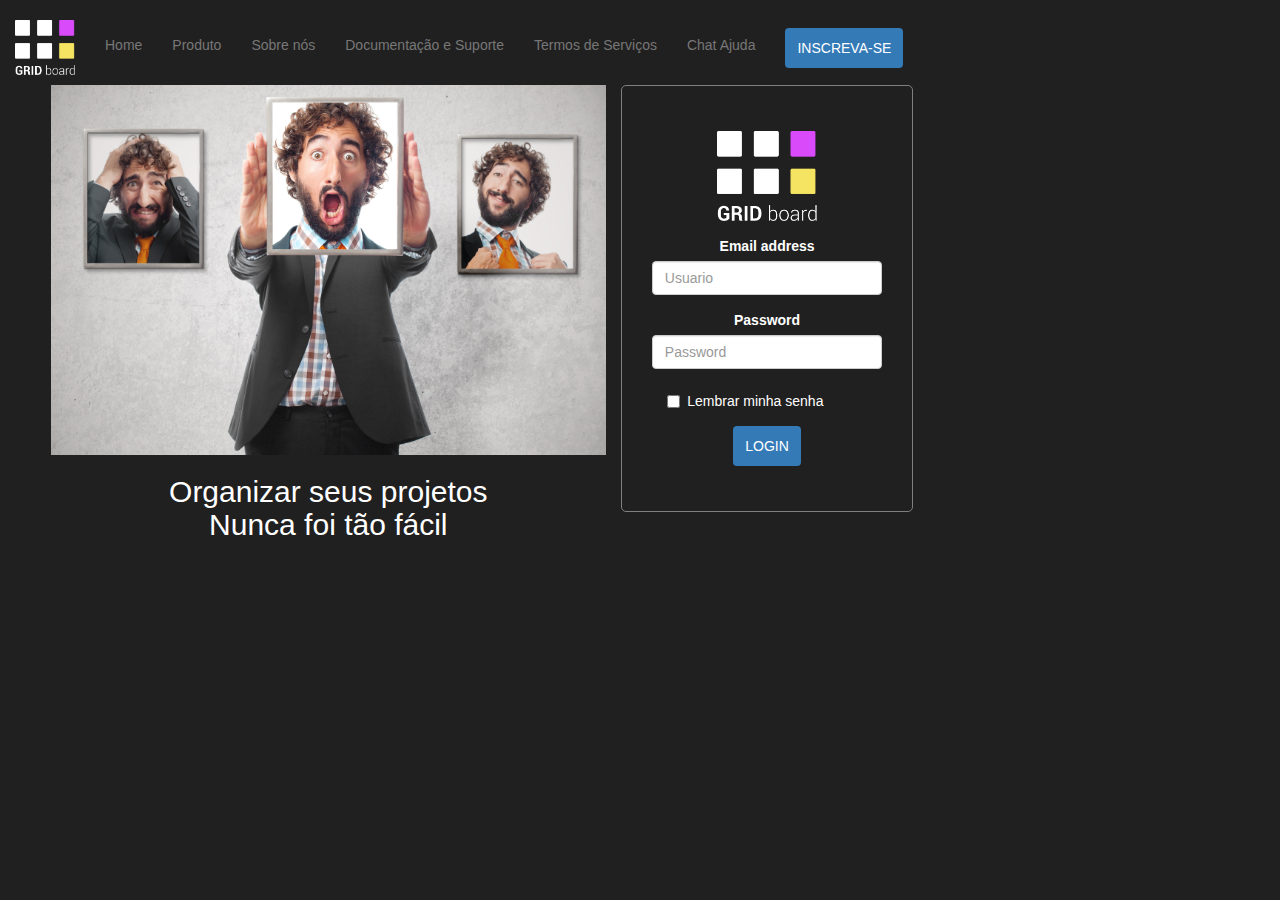
<file: src/main/resources/public/index.html>
<!DOCTYPE html>
<html lang="pt-br">
<meta charset="UTF-8">
<html>
  <head>
    <meta charset="utf-8"/>
    <link rel="stylesheet" href="css/bootstrap.min.css" />
    <link rel="stylesheet" href="css/Navigation-with-Button1.css" />
    <link rel="stylesheet" href="css/styles.css" />

    <title>
      GRID board
    </title>
  </head>
  <body>
    <div class="row">
      <div class="col-md-12">
        <nav class="navbar navbar-default navedit" role="navigation">
          <div class="navbar-header">
            <button type="button" class="navbar-toggle" data-toggle="collapse" data-target="#bs-example-navbar-collapse-1">
               <span class="sr-only">Toggle navigation</span><span class="icon-bar"></span><span class="icon-bar"></span><span class="icon-bar"></span>
            </button> <a class="navbar-brand imglogo" href="/">
              <img src="img/logo.png" width="60px" height="55px"/>
            </a>
          </div>

          <div class="collapse navbar-collapse " id="bs-example-navbar-collapse-1">
            <ul class="nav navbar-nav">
              <li>
                <a href="/">Home</a>
              </li>
              <li>
                <a href="#">Produto</a>
              </li>
              <li>
                <a href="#">Sobre nós</a>
              </li>
              <li>
                <a href="#">Documentação e Suporte</a>
              </li>
              <li>
                <a href="#">Termos de Serviços</a>
              </li>
              <li>
                <a href="#">Chat Ajuda</a>
              </li>
            </ul>
            <form class="navbar-form navbar-left" role="button">
              <button type="submit" class="btn btn-primary btn-op ">
                INSCREVA-SE
              </button>
            </form>
          </div>
        </nav>

        <div class="col-md-12">
          <div class="intro" id="intro">
  			<div class="main-slider">
  				<div class="slider-item">
  					<div class="container">
  						<div class="row">
  							<div class="col-md-6 col-sm-12">
  								<div class="intro-preview">
                    <img src="img/2240.jpg" width="100%" height="auto">
  									<h2 class="titulo-landing">Organizar seus projetos <br>Nunca foi tão fácil</h2>
  								</div>
  							</div>
          <div class="col-md-3 login-box">
            <div class="imglogo2">
              <img src="img/logo.png" width="100px" height="90px"/>
            </div>
            <form class="form-horizontal">
              <div class="form-group">
               <label for="inputEmail">Email address</label>
                <div class="col-sm-12">
                <input type="text" class="form-control" id="inputEmail" placeholder="Usuario">
                </div>
              </div>
              <div class="form-group">
                <label for="inputPassword">Password</label>
                <div class="col-sm-12">
                  <input type="password" class="form-control" id="inputPassword" placeholder="Password">
                </div>
              </div>
              <div class="form-group">
                <div class="col-sm-10">
                  <div class="checkbox">
                    <label>
                      <input type="checkbox"> Lembrar minha senha
                    </label>
                  </div>
                </div>
              </div>
              <div class="form-group">
                <div class="col-sm-12">
                  <button id="loginBtn" type="button" class="btn btn-primary btn-op floatright">LOGIN</button>
                </div>
              </div>
            </form>
              </div>
            </div>
          </div>
        </div>
      </div>
    </div>
  </div>
  <script src="js/jquery.js"></script>
  <script src="js/bootstrap.min.js"></script>
  <script src="js/scriptIndex.js"></script>
  </body>
</html>
</file>
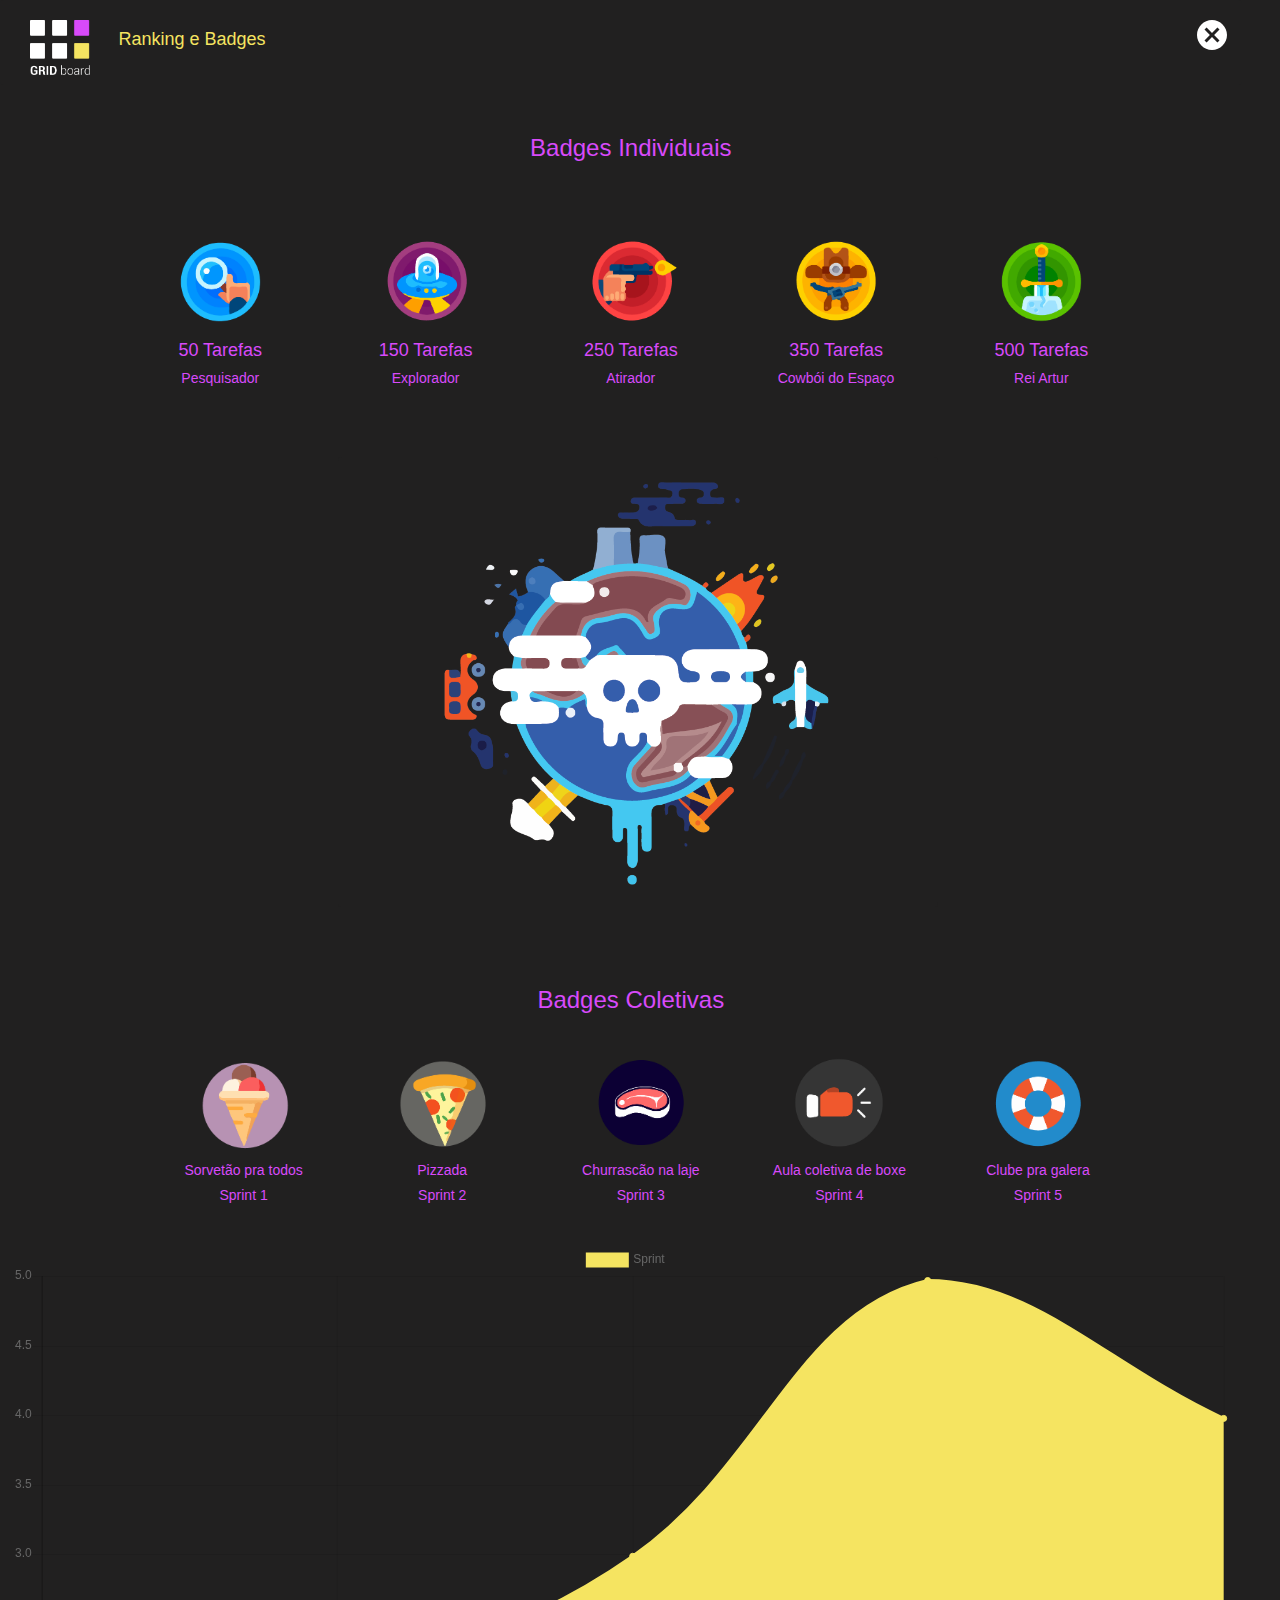
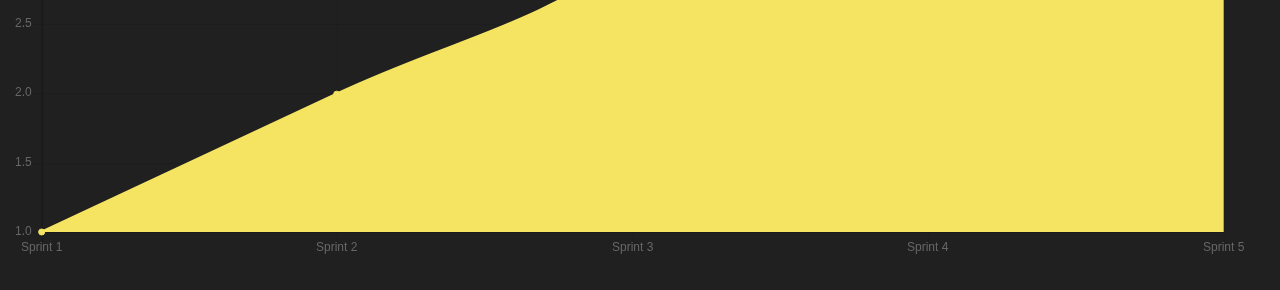
<file: src/main/resources/public/ranking.html>
<html>
<head>
  <meta charset="utf-8"/>
  <link rel="stylesheet" href="css/bootstrap.min.css" />
  <link rel="stylesheet" href="css/Navigation-with-Button1.css" />
  <link rel="stylesheet" href="css/styles.css" />
  <meta name="viewport" content="width=device-width, initial-scale=1">

  <title>
    GRID board
  </title>
</head>
<body>
<div class="row">
  <div class="col-md-12">

    <nav class="navbar navbar-default navedit" role="navigation">
      <div class="navbar-header col-md-1">
        <button type="button" class="navbar-toggle" data-toggle="collapse" data-target="#bs-example-navbar-collapse-1">
           <span class="sr-only">Toggle navigation</span><span class="icon-bar"></span><span class="icon-bar"></span><span class="icon-bar"></span>
        </button> <a class="navbar-brand imglogo" href="/">
          <img src="img/logo.png" width="60px" height="55px"/>
        </a>
      </div>
      <div class="titulopag col-md-10">
        <h4>Ranking e Badges</h4>
      </div>
      <div class="menu-esquerdo col-md-1">
        <a href="dash.html">
          <img src="img/cancel-button.svg" width="30px" height="30px"/>
        </a>
      </div>

      </div>
    </nav>

      <div class="badges col-md-12">
        <h3>Badges Individuais</h3>
      </div>
      <div class="badges col-md-12">
          <div class="col-md-1"></div>
          <div class="col-md-2 badgepessoal">
            <img src="img/movie_icons-05.png"/ width="100px" height="100px">
            <h4>50 Tarefas</h4>
            <h5>Pesquisador</h5>
          </div>
          <div class="col-md-2 badgepessoal">
            <img src="img/movie_icons-04.png"/ width="100px" height="100px">
            <h4>150 Tarefas</h4>
            <h5>Explorador</h5>
          </div>
          <div class="col-md-2 badgepessoal">
            <img src="img/movie_icons-03.png"/ width="100px" height="100px">
            <h4>250 Tarefas</h4>
            <h5>Atirador</h5>
          </div>
          <div class="col-md-2 badgepessoal">
            <img src="img/movie_icons-02.png"/ width="100px" height="100px">
            <h4>350 Tarefas</h4>
            <h5>Cowbói do Espaço</h5>
          </div>
          <div class="col-md-2 badgepessoal">
            <img src="img/movie_icons-06.png"/ width="100px" height="100px">
            <h4>500 Tarefas</h4>
            <h5>Rei Artur</h5>
          </div>
      </div>

      <div class="badges col-md-12">
        <div class="col-md-3"></div>
        <div class="col-md-6">
          <img src="img/fundo_cor.png"/ width="600px" height="450px">
        </div>
        <div class="col-md-3"></div>

      </div>

      <div class="badges col-md-12">
          <h3>Badges Coletivas</h3>
          <!--
          <div class="dropdown col-md-1">
            <button class="btn btn-primary dropdown-toggle" type="button" data-toggle="dropdown">Selecione
            <span class="caret"></span></button>
            <ul class="dropdown-menu">
              <li><a href="#">Projeto1</a></li>
              <li><a href="#">Projeto2</a></li>
              <li><a href="#">Projeto3</a></li>
            </ul>
          </div>
        -->
          <div>
            <div class="badges col-md-12">
                <div class="col-md-1"></div>
                <div class="col-md-2 badgepessoal">
                  <img src="img/badges-coletivas-06.png"/ width="100px" height="100px">
                  <h5>Sorvetão pra todos</h5>
                  <h5>Sprint 1</h5>
                </div>
                <div class="col-md-2 badgepessoal">
                  <img src="img/badges-coletivas-05.png"/ width="100px" height="100px">
                  <h5>Pizzada</h5>
                  <h5>Sprint 2</h5>
                </div>
                <div class="col-md-2 badgepessoal">
                  <img src="img/badges-coletivas-04.png"/ width="100px" height="100px">
                  <h5>Churrascão na laje</h5>
                  <h5>Sprint 3</h5>
                </div>
                <div class="col-md-2 badgepessoal">
                  <img src="img/badges-coletivas-03.png"/ width="100px" height="100px">
                  <h5>Aula coletiva de boxe</h5>
                  <h5>Sprint 4</h5>
                </div>
                <div class="col-md-2 badgepessoal">
                  <img src="img/badges-coletivas-02.png"/ width="100px" height="100px">
                  <h5>Clube pra galera</h5>
                  <h5>Sprint 5</h5>
                </div>
          </div>
    </div>
    <canvas id="canvas" height="100%" width="200px"></canvas>

    <script src="js/jquery.js"></script>
    <script src="js/Chart.bundle.js"></script>
    <script src="js/bootstrap.min.js"></script>
    <script src="js/scriptRanking.js"></script>
  </body>
</html>
</file>
<file: src/main/resources/public/css/Navigation-with-Button1.css>
element.style {
}

html {
  font-size:10px;
  -webkit-tap-highlight-color:rgba(0,0,0,0);
}

html {
  font-family:sans-serif;
  -webkit-text-size-adjust:100%;
  -ms-text-size-adjust:100%;
}

* {
  -webkit-box-sizing:border-box;
  -moz-box-sizing:border-box;
  box-sizing:border-box;
}
</file>
<file: src/main/resources/public/css/styles.css>
element.style {
  padding: 0px !important;
}

html {
  font-size:10px;
  -webkit-tap-highlight-color:rgba(0,0,0,0);
  width: 97%;
}

html {
  font-family:sans-serif;
  -webkit-text-size-adjust:100%;
  -ms-text-size-adjust:100%;
}

* {
  -webkit-box-sizing:border-box;
  -moz-box-sizing:border-box;
  box-sizing:border-box;
  background-color: #212020;
}

.titulos{
  color: #0FC7D3;
  text-align: center;
}

.folder{
  padding:0px;
}

p{
  font-size: 26px;
  color: black;
  text-align: justify;
}

.navedit{
  height: 85px;
  background-color: #e4e4e4;
  margin-bottom: 0px;
  padding-top: 20px;
  background-color: #212020;
  border: 0px;
}

.navedit-interna{
  background-color: #212020;
}

.navbar-default .navbar-nav>li>a:hover {
  background-color: #302E2E;
  border-radius: 3px;
  color: #D84AFA;
}

.imglogo{
  padding-top:0px;
}
.imglogo2{
  padding:15px;
}

.login-box{
  margin-top: 0px;
  color: white;
  background-color: #212020;
  border: 1px solid grey;
  border-radius: 5px;
  text-align: center;
  padding: 30px;
}

.btn-op{
  background-color: #D84AFA;
  color: white;
  border: 0px;
  width: auto;
  height: 40px;
}

.colunas{
  border: 1px solid grey;
  border-radius: 5px;
  height: 80%;
  text-align: center;
  margin: 15px;
  color: grey;
}

.btn-plus{
  margin-top: 250px;
  position: fixed;
  background-color: transparent;
}

#div1, #div2 {
    float: left;
    width: 300px;
    height: 80px;
    margin: 0px;
    padding: 10px;
}

.tarefa {
  margin: 0px;
  padding: 10px;
  border: 1px solid #1C1C1C;
  border-radius: 5px;
  background-color: #1C1C1C;
  text-align: left;
}
.tarefa:hover {
  box-shadow:0 4px 10px 0 rgba(0,0,0,0.2),0 4px 20px 0 rgba(0,0,0,0.19)
}

.dropdown-menu>li>a {
  color: white;
  text-decoration: none;
}
.dropdown-menu {
  background-color: #212020;
}
.btn .caret {
    background-color: transparent;
}

.badges {
  margin: 10px;
  padding: 20px;
  font-size: 18px;
  color: #D84AFA;
  text-align: center;
}

.badgepessoal {
  font-size: 12px;
  text-align: center;
  background-color: #212020;
}

.titulopag {
  text-align: left;
  font-size: 18px;
  color: #F5E461;
}
.titulo-landing {
  text-align: center;
  font-size: 30px;
  color: #fff;
}

a:-webkit-any-link {
    color: -webkit-link;
    cursor: auto;
    text-decoration: none;
    color: #F5E461;
}

.menu-esquerdo {
  text-align: right;
  float: right;
}


.btn-primary {
    color: #fff;
    background-color: #337ab7;
    border-color: #2e6da4;
    width: auto;
}

.img-landing {
  text-align: center;
  width: auto;
  height: auto;
}

label{
  color: #fff;
  font-size: 14px;
}

.popover-title {
    padding: 8px 14px;
    margin: 0;
    font-size: 14px;
    background-color: #212020;
    border-bottom: 1px solid #ebebeb;
    border-radius: 5px 5px 0 0;
    border-color: #212020;
    color: #fff;
}

#rankingId {
  margin-right: 10px;
}
</file>
